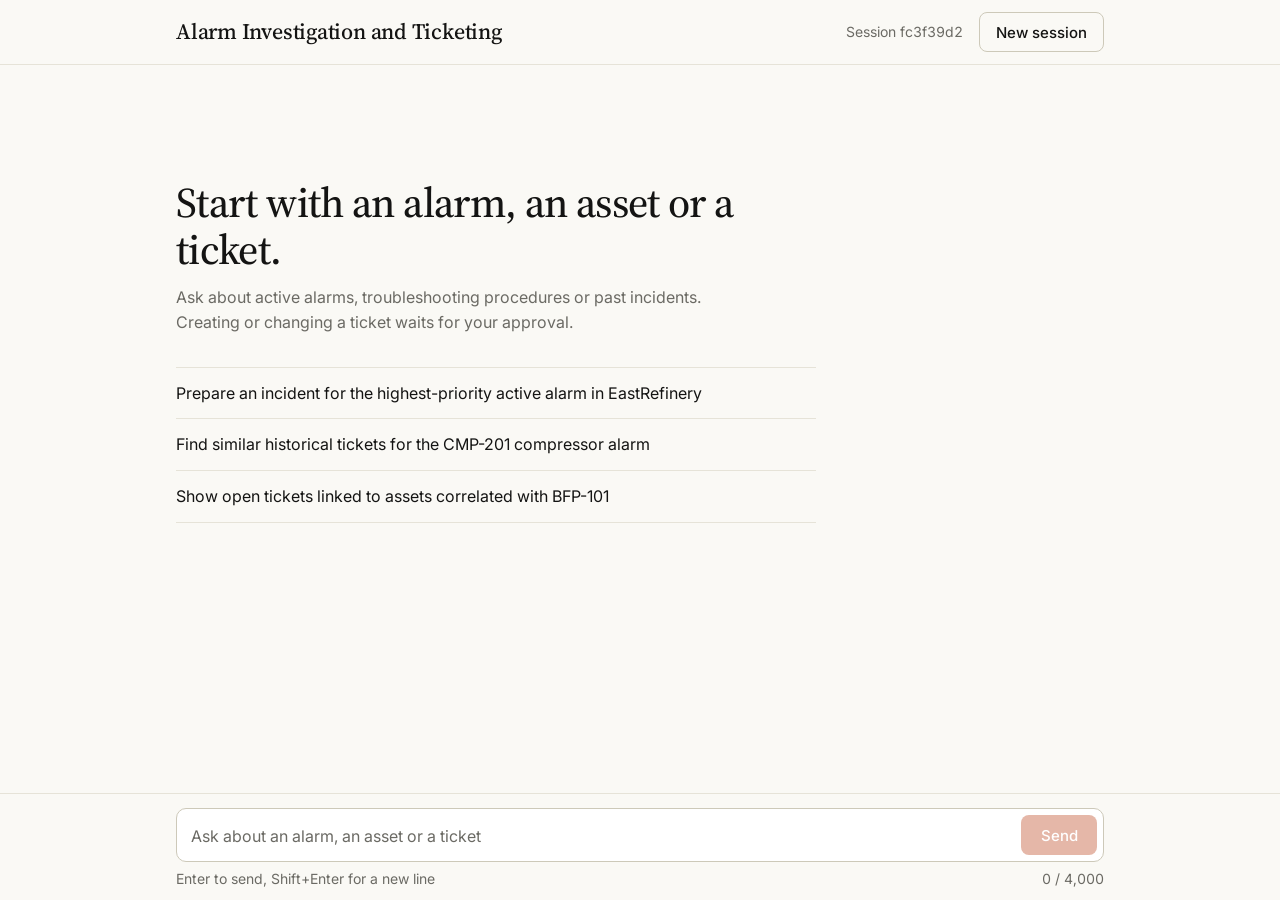
<file: apps/frontend/index.html>
<!doctype html>
<html lang="en">
<head>
  <meta charset="utf-8">
  <meta name="viewport" content="width=device-width, initial-scale=1">
  <meta name="color-scheme" content="light dark">
  <title>Alarm Investigation and Ticketing</title>
  <link rel="icon" href="data:image/svg+xml,%3Csvg xmlns='http://www.w3.org/2000/svg' viewBox='0 0 32 32'%3E%3Crect x='3' y='3' width='26' height='26' rx='2' fill='%23D97757'/%3E%3Crect x='8' y='13' width='16' height='6' fill='%23FAF9F5'/%3E%3C/svg%3E">
  <link rel="preconnect" href="https://fonts.googleapis.com">
  <link rel="preconnect" href="https://fonts.gstatic.com" crossorigin>
  <link rel="stylesheet" href="https://fonts.googleapis.com/css2?family=Inter:wght@400;500;600&family=Source+Serif+4:opsz,wght@8..60,400;8..60,500;8..60,600&display=swap">
  <link rel="stylesheet" href="styles.css">
  <script type="module" src="app.js"></script>
</head>
<body>
  <header class="bar">
    <div class="wrap bar-inner">
      <h1 class="title">Alarm Investigation and Ticketing</h1>
      <div class="bar-actions">
        <span class="session" id="session-label"></span>
        <button type="button" class="btn btn-quiet" id="key-button" hidden>API key</button>
        <button type="button" class="btn btn-secondary" id="new-session">New session</button>
      </div>
    </div>
  </header>

  <main class="log" id="log" aria-label="Conversation">
    <div class="wrap log-inner" id="log-inner">
      <section class="empty" id="empty" aria-labelledby="empty-title">
        <h2 class="empty-title" id="empty-title">Start with an alarm, an asset or a ticket.</h2>
        <p class="empty-text">Ask about active alarms, troubleshooting procedures or past incidents. Creating or changing a ticket waits for your approval.</p>
        <ul class="examples">
          <li><button type="button" class="example">Prepare an incident for the highest-priority active alarm in EastRefinery</button></li>
          <li><button type="button" class="example">Find similar historical tickets for the CMP-201 compressor alarm</button></li>
          <li><button type="button" class="example">Show open tickets linked to assets correlated with BFP-101</button></li>
        </ul>
      </section>
    </div>
  </main>

  <form class="composer" id="composer" novalidate>
    <div class="wrap">
      <div class="field">
        <label for="message" class="sr-only">Message</label>
        <textarea id="message" name="message" rows="1" maxlength="4000" autocomplete="off"
          placeholder="Ask about an alarm, an asset or a ticket" aria-describedby="count"></textarea>
        <button type="submit" class="btn btn-primary send" id="send" disabled>Send</button>
      </div>
      <div class="composer-meta">
        <p class="hint" id="hint">Enter to send, Shift+Enter for a new line</p>
        <p class="count" id="count">0 / 4,000</p>
      </div>
    </div>
  </form>

  <dialog class="dialog" id="key-dialog" aria-labelledby="key-title">
    <form id="key-form">
      <h2 class="dialog-title" id="key-title">API key</h2>
      <p class="dialog-text" id="key-text"></p>
      <label class="dialog-label" for="key-input">Key</label>
      <input class="dialog-input" id="key-input" type="password" autocomplete="off" spellcheck="false">
      <div class="dialog-actions">
        <button type="button" class="btn btn-quiet" id="key-cancel">Cancel</button>
        <button type="submit" class="btn btn-primary">Save key</button>
      </div>
    </form>
  </dialog>

  <p class="sr-only" id="announcer" aria-live="polite"></p>
</body>
</html>
</file>
<file: apps/frontend/styles.css>
/* Alarm Investigation and Ticketing
 *
 * Warm, paper-like palette in the style of Claude: cream canvas, near-black
 * ink and a terracotta accent. Status colour is reserved for tool results
 * (green = succeeded, red = failed) and the approval request.
 */

:root {
  --canvas: #faf9f5;
  --panel: #f0eee6;
  --control: #ffffff;
  --ink: #141413;
  --ink-hover: #3d3d3a;
  --ink-2: #6b6a64;
  --rule: #e6e3d8;
  --rule-strong: #cdc9b9;
  --wash: rgb(20 20 19 / 0.06);
  --accent: #d97757;
  --accent-strong: #c6613f;
  --amber: #d97757;
  --amber-ink: #141413;
  --amber-edge: #c6613f;
  --amber-text: #a8492a;
  --green: #2f8f5b;
  --red: #b3261e;
  --red-wash: #f7e1dc;
  --backdrop: rgb(20 20 19 / 0.4);

  --font: "Inter", system-ui, -apple-system, "Segoe UI", Roboto, sans-serif;
  --font-cond: "Source Serif 4", "Iowan Old Style", Georgia, "Times New Roman", serif;
  --mono: ui-monospace, "SF Mono", Menlo, Consolas, "Liberation Mono", monospace;

  color-scheme: light;
}

@media (prefers-color-scheme: dark) {
  :root {
    --canvas: #262624;
    --panel: #30302e;
    --control: #1f1e1d;
    --ink: #faf9f5;
    --ink-hover: #e3e1d6;
    --ink-2: #b0aea5;
    --rule: #3d3c38;
    --rule-strong: #57554e;
    --wash: rgb(250 249 245 / 0.07);
    --accent: #d97757;
    --accent-strong: #e58b6c;
    --amber-text: #eb9a7d;
    --green: #5cc98a;
    --red: #f2837b;
    --red-wash: #3d2624;
    --backdrop: rgb(0 0 0 / 0.55);
    color-scheme: dark;
  }
}

*,
*::before,
*::after {
  box-sizing: border-box;
}

[hidden] {
  display: none !important;
}

html {
  -webkit-text-size-adjust: 100%;
}

body {
  margin: 0;
  height: 100vh;
  height: 100dvh;
  display: grid;
  grid-template-rows: auto minmax(0, 1fr) auto;
  background: var(--canvas);
  color: var(--ink);
  font: 400 1rem/1.55 var(--font);
  -webkit-font-smoothing: antialiased;
}

button,
input,
textarea {
  font: inherit;
  color: inherit;
}

:focus-visible {
  outline: 2px solid var(--accent);
  outline-offset: 2px;
}

.sr-only {
  position: absolute;
  width: 1px;
  height: 1px;
  margin: -1px;
  overflow: hidden;
  clip: rect(0 0 0 0);
  white-space: nowrap;
}

.wrap {
  width: min(100% - 2rem, 58rem);
  margin-inline: auto;
}

/* Buttons ---------------------------------------------------------------- */

.btn {
  display: inline-flex;
  align-items: center;
  justify-content: center;
  min-height: 2.5rem;
  padding: 0 1rem;
  border: 1px solid transparent;
  border-radius: 8px;
  background: none;
  font-weight: 500;
  font-size: 0.9375rem;
  line-height: 1;
  white-space: nowrap;
  cursor: pointer;
}

.btn:disabled {
  opacity: 0.45;
  cursor: not-allowed;
}

.btn-primary {
  background: var(--accent-strong);
  color: #fff;
}

.btn-primary:not(:disabled):hover {
  background: var(--accent);
}

.btn-secondary {
  border-color: var(--rule-strong);
}

.btn-secondary:not(:disabled):hover,
.btn-quiet:not(:disabled):hover {
  background: var(--wash);
}

.btn-quiet {
  padding-inline: 0.625rem;
  color: var(--ink-2);
}

/* Header ------------------------------------------------------------------ */

.bar {
  border-bottom: 1px solid var(--rule);
}

.bar-inner {
  display: flex;
  align-items: center;
  justify-content: space-between;
  gap: 1rem;
  min-height: 4rem;
  padding-block: 0.75rem;
}

.title {
  margin: 0;
  font: 500 1.375rem/1.15 var(--font-cond);
  letter-spacing: -0.01em;
}

.bar-actions {
  display: flex;
  align-items: center;
  gap: 0.5rem;
}

.session {
  margin-right: 0.5rem;
  color: var(--ink-2);
  font-size: 0.875rem;
  font-variant-numeric: tabular-nums;
}

/* Conversation ------------------------------------------------------------ */

.log {
  overflow-y: auto;
  overscroll-behavior: contain;
}

.log-inner {
  padding-block: 1.5rem 2.5rem;
}

.empty {
  max-width: 40rem;
  padding-block: 10vh 1rem;
}

.empty-title {
  margin: 0 0 0.75rem;
  font: 500 clamp(1.875rem, 1.3rem + 1.9vw, 2.625rem)/1.12 var(--font-cond);
  letter-spacing: -0.015em;
}

.empty-text {
  max-width: 34rem;
  margin: 0;
  color: var(--ink-2);
}

.examples {
  margin: 2rem 0 0;
  padding: 0;
  list-style: none;
  border-top: 1px solid var(--rule);
}

.example {
  display: block;
  width: 100%;
  padding: 0.8125rem 0;
  border: 0;
  border-bottom: 1px solid var(--rule);
  background: none;
  text-align: left;
  cursor: pointer;
}

.example:hover {
  text-decoration: underline;
  text-underline-offset: 0.2em;
  text-decoration-thickness: 1px;
}

.turn {
  display: grid;
  grid-template-columns: 6.5rem minmax(0, 1fr);
  column-gap: 1.25rem;
  padding-block: 0.875rem;
}

.turn-user:not(:first-of-type) {
  margin-top: 0.875rem;
  padding-top: 1.5rem;
  border-top: 1px solid var(--rule);
}

.turn-gutter {
  display: flex;
  flex-direction: column;
  padding-top: 0.0625rem;
}

.avatar {
  display: grid;
  place-items: center;
  width: 2rem;
  height: 2rem;
  margin-bottom: 0.375rem;
  border-radius: 50%;
}

.avatar svg {
  width: 1.125rem;
  height: 1.125rem;
}

.avatar-user {
  background: var(--panel);
  border: 1px solid var(--rule-strong);
  color: var(--ink-2);
}

.avatar-assistant {
  background: var(--accent);
  color: #fff;
}

.turn-role {
  font: 600 0.9375rem/1.4 var(--font);
}

.turn-time {
  color: var(--ink-2);
  font-size: 0.875rem;
  font-variant-numeric: tabular-nums;
}

.turn-body {
  min-width: 0;
  max-width: 44rem;
}

.turn-body > * {
  margin-block: 0;
}

.turn-body > * + * {
  margin-top: 0.875rem;
}

.turn-body > .tool + .tool {
  margin-top: 0.25rem;
}

.user-text {
  margin: 0;
  font-weight: 500;
  white-space: pre-wrap;
  overflow-wrap: anywhere;
}

.working {
  display: flex;
  align-items: center;
  gap: 0.5rem;
  color: var(--ink-2);
  font-size: 0.9375rem;
}

.working[hidden] {
  display: none;
}

.working img {
  flex: none;
  width: 2.25rem;
  height: 2.25rem;
}

/* Assistant text (rendered Markdown) -------------------------------------- */

.md {
  overflow-wrap: anywhere;
}

.md > :first-child {
  margin-top: 0;
}

.md > :last-child {
  margin-bottom: 0;
}

.md p,
.md ul,
.md ol,
.md pre,
.md blockquote,
.md .table-wrap {
  margin: 0 0 0.75rem;
}

.md ul,
.md ol {
  padding-left: 1.375rem;
}

.md li + li,
.md li > ul,
.md li > ol {
  margin-top: 0.25rem;
}

.md li > ul,
.md li > ol,
.md li > p {
  margin-bottom: 0;
}

.md h3,
.md h4,
.md h5,
.md h6 {
  margin: 1.25rem 0 0.5rem;
  font-weight: 600;
  line-height: 1.3;
}

.md h3 {
  font-size: 1.125rem;
}

.md h4,
.md h5,
.md h6 {
  font-size: 1rem;
}

.md h5,
.md h6 {
  color: var(--ink-2);
}

.md a {
  color: inherit;
  text-underline-offset: 0.18em;
  text-decoration-thickness: 1px;
}

.md code {
  padding: 0.1em 0.3em;
  border-radius: 8px;
  background: var(--wash);
  font: 0.875em var(--mono);
}

.md pre code {
  padding: 0;
  background: none;
  font-size: inherit;
}

.md blockquote {
  padding-left: 0.875rem;
  border-left: 2px solid var(--rule-strong);
  color: var(--ink-2);
}

.md hr {
  margin: 1.25rem 0;
  border: 0;
  border-top: 1px solid var(--rule);
}

.table-wrap {
  overflow-x: auto;
}

.md table {
  border-collapse: collapse;
  font-size: 0.9375rem;
  font-variant-numeric: tabular-nums;
}

.md th,
.md td {
  padding: 0.375rem 1rem 0.375rem 0;
  border-bottom: 1px solid var(--rule);
  text-align: left;
  vertical-align: top;
}

.md th {
  font-weight: 600;
  border-bottom-color: var(--rule-strong);
}

.md.streaming > p:last-child::after {
  content: "";
  display: inline-block;
  width: 0.45em;
  height: 1em;
  margin-left: 0.15em;
  vertical-align: -0.12em;
  background: var(--ink-2);
  animation: blink 1s steps(2, jump-none) infinite;
}

@keyframes blink {
  50% { opacity: 0; }
}

pre.code,
.tool-body pre {
  margin: 0;
  padding: 0.75rem 0.875rem;
  overflow: auto;
  border: 1px solid var(--rule);
  border-radius: 8px;
  background: var(--panel);
  font: 0.8125rem/1.5 var(--mono);
  white-space: pre;
}

/* Tool trace --------------------------------------------------------------- */

.tool {
  color: var(--ink-2);
  font-size: 0.875rem;
}

.tool summary {
  display: inline-flex;
  align-items: center;
  gap: 0.5rem;
  padding: 0.125rem 0.25rem 0.125rem 0;
  border-radius: 12px;
  list-style: none;
  cursor: pointer;
}

.tool summary::-webkit-details-marker {
  display: none;
}

.tool summary:hover .tool-name {
  text-decoration: underline;
  text-underline-offset: 0.2em;
}

.tool summary::after {
  content: "";
  width: 0.375rem;
  height: 0.375rem;
  margin-left: 0.125rem;
  border-right: 1.5px solid currentColor;
  border-bottom: 1.5px solid currentColor;
  transform: translateY(-0.1rem) rotate(45deg);
  transition: transform 0.15s ease;
}

.tool[open] summary::after {
  transform: translateY(0.1rem) rotate(-135deg);
}

.tool-mark {
  flex: none;
  width: 0.625rem;
  height: 0.625rem;
  border: 1.5px solid currentColor;
  border-radius: 50%;
}

.tool[data-status="done"] .tool-mark {
  border-color: var(--green);
  background: var(--green);
}

.tool[data-status="running"] .tool-name {
  color: var(--ink);
}

.tool[data-status="running"] .tool-mark {
  border-right-color: transparent;
  animation: spin 0.9s linear infinite;
}

.tool[data-status="incomplete"] .tool-mark,
.tool[data-status="awaiting"] .tool-mark {
  border-style: dashed;
}

.tool[data-status="error"] .tool-mark {
  border-color: var(--red);
  background: var(--red);
}

.tool-flag {
  color: var(--ink-2);
}

.tool[data-status="error"] .tool-flag {
  color: var(--red);
}

@keyframes spin {
  to { transform: rotate(360deg); }
}

.tool-body {
  margin: 0.5rem 0 0.75rem 0.3125rem;
  padding-left: 1rem;
  border-left: 1px solid var(--rule);
}

.tool-body pre {
  max-height: 18rem;
  color: var(--ink);
}

.tool-label {
  margin: 0.625rem 0 0.25rem;
  font-weight: 500;
}

.tool-label:first-child {
  margin-top: 0;
}

/* Notes (errors, stops) ------------------------------------------------------ */

.note {
  color: var(--ink-2);
  font-size: 0.9375rem;
}

.note[data-tone="error"] {
  padding: 0.5rem 0.75rem;
  border-left: 3px solid var(--red);
  background: var(--red-wash);
  color: var(--ink);
}

/* Approval: the annunciator tile ------------------------------------------- */

.approval {
  max-width: 40rem;
  border: 1.5px solid var(--amber-edge);
  border-radius: 12px;
  background: var(--panel);
}

/* Focused from script so screen readers land on it; it is never tabbed to. */
.approval:focus {
  outline: none;
}

.approval-legend {
  margin: 0;
  padding: 0.4375rem 0.875rem;
  background: var(--amber);
  color: var(--amber-ink);
  font: 500 1.125rem/1.3 var(--font-cond);
}

.approval.flash .approval-legend {
  animation: annunciate 0.55s steps(1, end) 4;
}

@keyframes annunciate {
  50% {
    background: var(--panel);
    color: var(--ink);
  }
}

.approval:not([data-status="pending"]) {
  border-color: var(--rule-strong);
}

.approval:not([data-status="pending"]) .approval-legend {
  background: var(--canvas);
  color: var(--ink-2);
}

.approval-note {
  margin: 0;
  padding: 0.75rem 0.875rem 0;
  color: var(--ink-2);
  font-size: 0.875rem;
}

.approval-item {
  padding: 0.875rem;
}

.approval-item + .approval-item {
  border-top: 1px solid var(--rule);
}

.approval-head {
  display: flex;
  align-items: baseline;
  justify-content: space-between;
  gap: 0.75rem;
}

.approval-tool {
  margin: 0;
  font-size: 1rem;
  font-weight: 600;
  line-height: 1.3;
}

.approval-server {
  color: var(--ink-2);
  font-size: 0.875rem;
}

.approval-error {
  margin: 0 0.875rem 0.875rem;
  color: var(--red);
  font-size: 0.9375rem;
}

.fields {
  display: grid;
  grid-template-columns: minmax(6.5rem, max-content) minmax(0, 1fr);
  gap: 0.375rem 1.25rem;
  margin: 0.75rem 0 0;
}

.fields dt {
  padding-top: 0.125rem;
  color: var(--ink-2);
  font-size: 0.875rem;
}

.fields dd {
  margin: 0;
  white-space: pre-wrap;
  overflow-wrap: anywhere;
}

.fields .fields {
  margin-top: 0;
}

.muted {
  color: var(--ink-2);
}

.decision {
  display: flex;
  flex-wrap: wrap;
  align-items: center;
  justify-content: flex-end;
  gap: 0.5rem;
  margin-top: 1rem;
}

.decision-state {
  margin: 0 auto 0 0;
  font-weight: 500;
}

.decision-result {
  margin: 0.875rem 0 0;
  color: var(--ink-2);
  font-size: 0.9375rem;
}

.reject-form {
  margin-top: 1rem;
}

.reject-form label {
  display: block;
  margin-bottom: 0.25rem;
  color: var(--ink-2);
  font-size: 0.875rem;
}

.reason,
.dialog-input {
  display: block;
  width: 100%;
  padding: 0.5rem 0.625rem;
  border: 1px solid var(--rule-strong);
  border-radius: 8px;
  background: var(--control);
  line-height: 1.5;
}

.reason:focus-visible,
.dialog-input:focus-visible {
  outline: none;
  border-color: var(--accent);
  box-shadow: 0 0 0 1px var(--accent);
}

.reason {
  resize: vertical;
}

.reject-form .decision {
  margin-top: 0.5rem;
}

/* Composer ---------------------------------------------------------------- */

.composer {
  padding-block: 0.875rem calc(0.625rem + env(safe-area-inset-bottom));
  border-top: 1px solid var(--rule);
}

.field {
  display: flex;
  align-items: flex-end;
  gap: 0.5rem;
  padding: 0.375rem 0.375rem 0.375rem 0.875rem;
  border: 1px solid var(--rule-strong);
  border-radius: 10px;
  background: var(--control);
}

.field:focus-within {
  border-color: var(--accent);
  box-shadow: 0 0 0 1px var(--accent);
}

.field textarea {
  flex: 1;
  min-width: 0;
  max-height: 12.5rem;
  padding: 0.4375rem 0;
  border: 0;
  background: none;
  line-height: 1.5;
  resize: none;
}

.field textarea:focus-visible {
  outline: none;
}

.field textarea:disabled {
  cursor: not-allowed;
}

.field textarea::placeholder {
  color: var(--ink-2);
  opacity: 1;
}

.send {
  min-width: 4.75rem;
}

.composer-meta {
  display: flex;
  justify-content: space-between;
  gap: 1rem;
  margin-top: 0.375rem;
  color: var(--ink-2);
  font-size: 0.875rem;
}

.composer-meta p {
  margin: 0;
}

.composer-meta .count {
  margin-left: auto;
  font-variant-numeric: tabular-nums;
}

.count[data-level="near"] {
  color: var(--amber-text);
}

.count[data-level="full"] {
  color: var(--red);
}

/* API key dialog ----------------------------------------------------------- */

.dialog {
  width: min(100% - 2rem, 26rem);
  padding: 1.25rem;
  border: 1px solid var(--rule-strong);
  border-radius: 10px;
  background: var(--panel);
  color: var(--ink);
}

.dialog::backdrop {
  background: var(--backdrop);
}

.dialog-title {
  margin: 0 0 0.5rem;
  font: 500 1.375rem/1.2 var(--font-cond);
}

.dialog-text {
  margin: 0 0 1rem;
  color: var(--ink-2);
}

.dialog-label {
  display: block;
  margin-bottom: 0.25rem;
  font-size: 0.875rem;
  font-weight: 500;
}

.dialog-actions {
  display: flex;
  justify-content: flex-end;
  gap: 0.5rem;
  margin-top: 1.25rem;
}

/* Small screens --------------------------------------------------------- */

@media (max-width: 40rem) {
  .title {
    font-size: 1.125rem;
  }

  .session,
  .hint {
    display: none;
  }

  .turn {
    grid-template-columns: minmax(0, 1fr);
    row-gap: 0.375rem;
  }

  .turn-gutter {
    flex-direction: row;
    align-items: center;
    gap: 0.625rem;
  }

  .fields {
    grid-template-columns: minmax(0, 1fr);
    gap: 0;
  }

  .fields dd + dt {
    margin-top: 0.5rem;
  }
}

@media (prefers-reduced-motion: reduce) {
  *,
  *::before,
  *::after {
    animation-duration: 0.01ms !important;
    animation-iteration-count: 1 !important;
    transition-duration: 0.01ms !important;
  }
}
</file>
